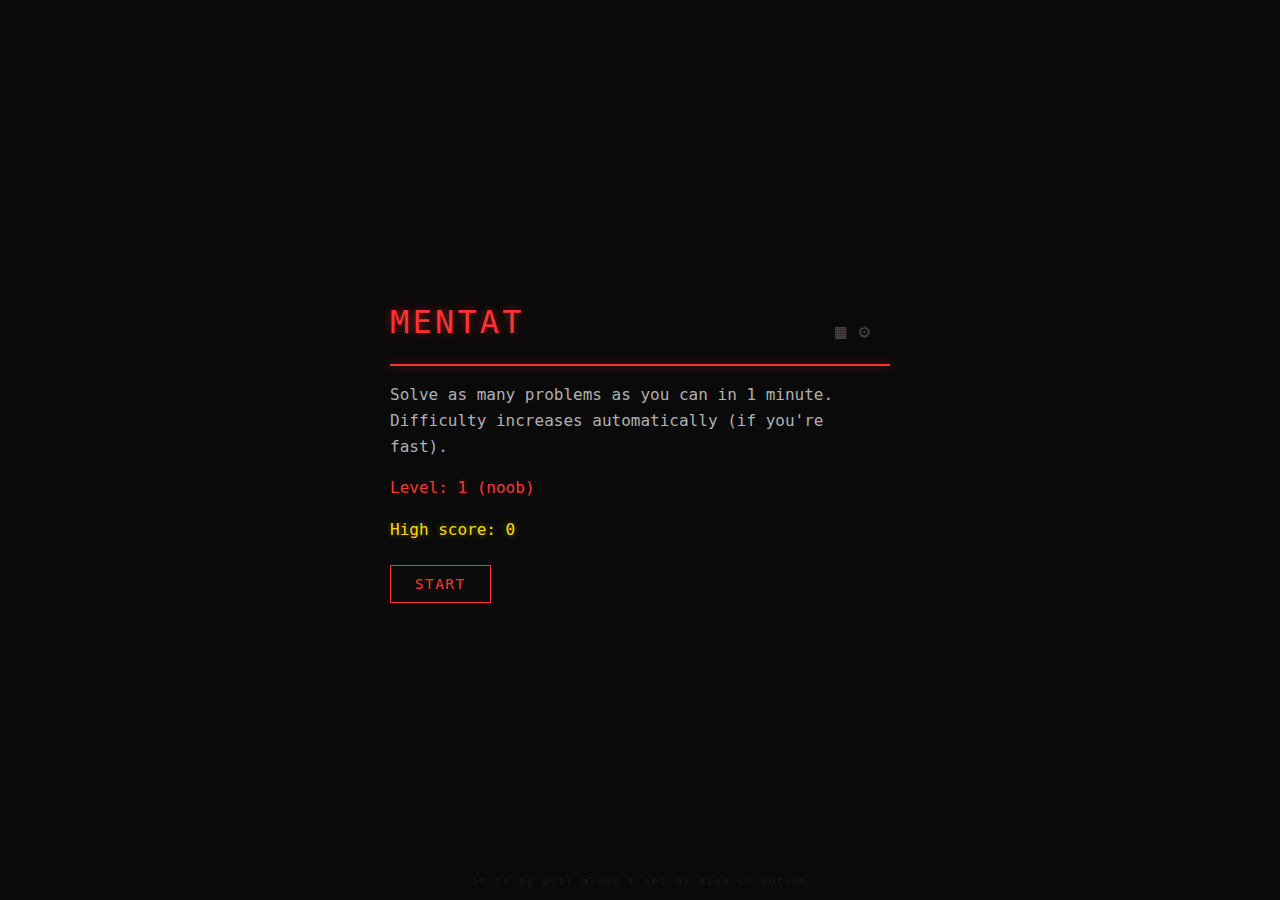
<file: index.html>
<!DOCTYPE html>
<html lang="en">
<head>
  <meta charset="UTF-8">
  <meta name="viewport" content="width=device-width, initial-scale=1.0">
  <title>mentat</title>
  <link rel="stylesheet" href="style.css">
</head>
<body>
  <div class="container">
    <nav class="nav-icons">
      <a href="stats.html" title="Stats">▦</a>
      <a href="settings.html" title="Settings">⚙</a>
    </nav>
    <h1>mentat</h1>
    <div class="divider"><div id="timer-progress" class="timer-progress"></div></div>

    <div id="start-screen">
      <p>Solve as many problems as you can in 1 minute. Difficulty increases automatically (if you're fast).</p>
      <p class="level">Level: <span id="current-level">1</span> <span id="current-title" class="title" onclick="toggleTitlePopup()">(noob)</span> <span id="level-delta"></span></p>
      <div id="title-popup" class="stats-popup hidden">
        <div class="popup-header">Titles <span class="popup-close" onclick="toggleTitlePopup()">×</span></div>
        <table id="title-table" class="title-table"></table>
      </div>
      <p id="last-score" class="last-score hidden">Last score: <span id="last-score-value">0</span> <span id="new-record" class="new-record hidden">New record!</span> <span id="stats-icon" class="stats-icon" onclick="toggleStatsPopup()">▦</span></p>
      <div id="stats-popup" class="stats-popup hidden">
        <div class="popup-header">Response Times <span class="popup-close" onclick="toggleStatsPopup()">×</span></div>
        <pre id="stats-chart"></pre>
      </div>
      <p class="high-score">High score: <span id="high-score-value">0</span></p>
      <button onclick="startGame()">Start</button>
      <p class="mantra">it is by will alone i set my mind in motion</p>
    </div>

    <div id="game-screen" class="hidden">
      <div class="problem"><span id="problem-text">0 + 0</span> = ?</div>
      <input type="text" id="answer" inputmode="numeric" autofocus oninput="checkAnswer()" onkeydown="handleKeyBinding(event)">
      <div class="score hidden">Score: <span id="score">0</span></div>
      <div id="debug-panel" class="debug">
        <span class="debug-label">DEBUG</span>
        <div class="debug-row">
          <label><input type="checkbox" id="debug-addition-enabled" checked></label>
          <span>Addition: <span id="debug-addition">1.0</span></span>
          <button onclick="adjustDifficulty(-1, '+')" class="debug-btn-sm">-</button>
          <button onclick="adjustDifficulty(1, '+')" class="debug-btn-sm">+</button>
        </div>
        <div class="debug-row">
          <label><input type="checkbox" id="debug-subtraction-enabled" checked></label>
          <span>Subtraction: <span id="debug-subtraction">1.0</span></span>
          <button onclick="adjustDifficulty(-1, '-')" class="debug-btn-sm">-</button>
          <button onclick="adjustDifficulty(1, '-')" class="debug-btn-sm">+</button>
        </div>
        <div class="debug-row">
          <label><input type="checkbox" id="debug-multiplication-enabled" checked></label>
          <span>Multiplication: <span id="debug-multiplication">1.0</span></span>
          <button onclick="adjustDifficulty(-1, '×')" class="debug-btn-sm">-</button>
          <button onclick="adjustDifficulty(1, '×')" class="debug-btn-sm">+</button>
        </div>
        <div class="debug-row">
          <label><input type="checkbox" id="debug-division-enabled" checked></label>
          <span>Division: <span id="debug-division">1.0</span></span>
          <button onclick="adjustDifficulty(-1, '÷')" class="debug-btn-sm">-</button>
          <button onclick="adjustDifficulty(1, '÷')" class="debug-btn-sm">+</button>
        </div>
        <div><span id="debug-delta"></span></div>
        <div id="debug-modifiers" class="debug-modifiers"></div>
        <div class="debug-controls">
          <label><input type="checkbox" id="debug-freeze-level"> Freeze levels</label>
        </div>
        <div class="debug-controls debug-force-modifiers">
          <span>Force:</span>
          <label><input type="checkbox" id="debug-force-easy"> easy</label>
          <label><input type="checkbox" id="debug-force-hard"> hard</label>
          <label><input type="checkbox" id="debug-force-3nums"> 3 nums</label>
          <label><input type="checkbox" id="debug-force-x2"> x2</label>
          <label><input type="checkbox" id="debug-force-round"> round</label>
          <label><input type="checkbox" id="debug-force-negative"> negative</label>
        </div>
        <div class="debug-controls">
          <button onclick="endGame()" class="debug-btn">End Game</button>
        </div>
      </div>
    </div>
  </div>

  <script>
    let score = 0;
    let timeLeft = 30;
    let timer = null;
    let numbers = [];
    let correctAnswer = 0;
    let currentOperation = '+';
    let additionDifficulty = parseFloat(localStorage.getItem('additionLevel')) || 1.0;
    let subtractionDifficulty = parseFloat(localStorage.getItem('subtractionLevel')) || 1.0;
    let multiplicationDifficulty = parseFloat(localStorage.getItem('multiplicationLevel')) || 1.0;
    let divisionDifficulty = parseFloat(localStorage.getItem('divisionLevel')) || 1.0;
    let topScores = JSON.parse(localStorage.getItem('topScores')) || [];
    let totalPuzzlesSolved = parseInt(localStorage.getItem('totalPuzzlesSolved')) || 0;
    let keyBindings = JSON.parse(localStorage.getItem('keyBindings')) || {};
    let startingAdditionDifficulty = additionDifficulty;
    let startingSubtractionDifficulty = subtractionDifficulty;
    let startingMultiplicationDifficulty = multiplicationDifficulty;
    let startingDivisionDifficulty = divisionDifficulty;
    let currentPuzzleDifficulty = 1.0;
    let isEasyProblem = false;
    let hardMultiplier = 1;
    let activeModifiers = [];
    let problemStartTime = 0;
    let DEBUG = localStorage.getItem('debugMode') === 'true';
    let highestLevel = parseInt(localStorage.getItem('highestLevel')) || 0;
    let gameResponseTimes = [];
    let previousAnswer = null;
    const TARGET_TIME = 4;
    const GAME_DURATION = 60;

    const _t = [
      [0, 'bm9vYg=='],
      [10, 'c2VucGFp'],
      [15, 'c2Vuc2Vp'],
      [20, 'Z2VuaXVz'],
      [30, 'Z2FsYXh5IGJyYWlu'],
      [40, 'd2l6YXJk'],
      [50, 'bWVudGF0']
    ];
    const _d = s => atob(s);

    function getTitle(level) {
      for (let i = _t.length - 1; i >= 0; i--) {
        if (level >= _t[i][0]) return _d(_t[i][1]);
      }
      return _d(_t[0][1]);
    }

    function handleKeyBinding(event) {
      const key = event.key.toLowerCase();
      if (keyBindings[key]) {
        event.preventDefault();
        const input = document.getElementById('answer');
        if (keyBindings[key] === 'backspace') {
          input.value = input.value.slice(0, -1);
        } else {
          input.value += keyBindings[key];
          checkAnswer();
        }
      }
    }

    function getAverageLevel() {
      return (additionDifficulty + subtractionDifficulty + multiplicationDifficulty + divisionDifficulty) / 4;
    }

    function getCurrentDifficulty() {
      switch (currentOperation) {
        case '+': return additionDifficulty;
        case '-': return subtractionDifficulty;
        case '×': return multiplicationDifficulty;
        case '÷': return divisionDifficulty;
        default: return additionDifficulty;
      }
    }

    // Initialize level display
    updateLevelDisplay();
    updateHighScoreDisplay();

    function getHighScore() {
      return topScores.length > 0 ? topScores[0].score : 0;
    }

    function updateHighScoreDisplay() {
      document.getElementById('high-score-value').textContent = getHighScore();
    }

    function addScore(newScore) {
      topScores.push({ score: newScore, date: Date.now() });
      topScores.sort((a, b) => b.score - a.score);
      topScores = topScores.slice(0, 10);
      localStorage.setItem('topScores', JSON.stringify(topScores));
      updateHighScoreDisplay();
    }

    function startGame() {
      score = 0;
      timeLeft = 60;
      gameResponseTimes = [];
      previousAnswer = null;
      startingAdditionDifficulty = additionDifficulty;
      startingSubtractionDifficulty = subtractionDifficulty;
      startingMultiplicationDifficulty = multiplicationDifficulty;
      startingDivisionDifficulty = divisionDifficulty;

      document.getElementById('start-screen').classList.add('hidden');
      document.getElementById('game-screen').classList.remove('hidden');

      document.getElementById('score').textContent = score;
      document.getElementById('timer-progress').style.transition = 'width 1s linear';
      updateTimerBar();

      // Debug panel visibility
      document.getElementById('debug-panel').classList.toggle('hidden', !DEBUG);
      updateDebug();

      generateProblem();
      document.getElementById('answer').focus();

      if (!DEBUG) {
        timer = setInterval(() => {
          timeLeft--;
          updateTimerBar();

          if (timeLeft <= 0) {
            endGame();
          }
        }, 1000);
      }
    }

    function generateProblem() {
      // Randomly pick operation (respecting debug filters)
      const addEnabled = !DEBUG || document.getElementById('debug-addition-enabled').checked;
      const subEnabled = !DEBUG || document.getElementById('debug-subtraction-enabled').checked;
      const mulEnabled = !DEBUG || document.getElementById('debug-multiplication-enabled').checked;
      const divEnabled = !DEBUG || document.getElementById('debug-division-enabled').checked;

      const enabledOps = [];
      if (addEnabled) enabledOps.push('+');
      if (subEnabled) enabledOps.push('-');
      if (mulEnabled) enabledOps.push('×');
      if (divEnabled) enabledOps.push('÷');

      if (enabledOps.length === 0) {
        currentOperation = '+'; // fallback
      } else {
        currentOperation = enabledOps[Math.floor(Math.random() * enabledOps.length)];
      }
      const difficulty = getCurrentDifficulty();

      // Reset modifiers
      activeModifiers = [];

      // 10% chance of easy problem (half current difficulty)
      // 10% chance of hard problem (2-5x current difficulty) - mutually exclusive with easy
      const forceEasy = DEBUG && document.getElementById('debug-force-easy').checked;
      const forceHard = DEBUG && document.getElementById('debug-force-hard').checked;
      isEasyProblem = forceEasy || (!forceHard && Math.random() < 0.1);
      const isHardProblem = forceHard || (!isEasyProblem && Math.random() < 0.1);
      hardMultiplier = isHardProblem ? Math.floor(Math.random() * 4) + 2 : 1; // 2-5x

      if (isEasyProblem) {
        currentPuzzleDifficulty = Math.max(1, difficulty / 2);
        activeModifiers.push('easy');
      } else if (isHardProblem) {
        currentPuzzleDifficulty = difficulty * hardMultiplier;
        activeModifiers.push('hard ' + hardMultiplier + 'x');
      } else {
        currentPuzzleDifficulty = difficulty;
      }

      // Number scaling differs by operation type
      let minNum, maxNum;
      if (currentOperation === '×') {
        // Multiplication uses smaller numbers
        minNum = 2 + Math.floor(currentPuzzleDifficulty / 3);
        maxNum = 4 + Math.floor(currentPuzzleDifficulty / 2);
      } else if (currentOperation === '÷') {
        // Division uses even smaller numbers (division is cognitively harder)
        minNum = 2 + Math.floor(currentPuzzleDifficulty / 5);
        maxNum = 3 + Math.floor(currentPuzzleDifficulty / 3);
      } else {
        // Addition/subtraction
        minNum = 1 + Math.floor(currentPuzzleDifficulty);
        maxNum = 5 + Math.floor(currentPuzzleDifficulty * 2);
      }

      // Generate first number (scales with difficulty)
      let num1 = Math.floor(Math.random() * (maxNum - minNum + 1)) + minNum;

      // Second number: multiplication/division use minNum, addition/subtraction start at 1
      let num2;
      if (currentOperation === '×' || currentOperation === '÷') {
        num2 = Math.floor(Math.random() * (maxNum - minNum + 1)) + minNum;
      } else {
        num2 = Math.floor(Math.random() * maxNum) + 1;
      }

      numbers = [num1, num2];

      const force3Nums = DEBUG && document.getElementById('debug-force-3nums').checked;
      const forceX2 = DEBUG && document.getElementById('debug-force-x2').checked;
      const forceRound = DEBUG && document.getElementById('debug-force-round').checked;
      const forceNegative = DEBUG && document.getElementById('debug-force-negative').checked;

      if (currentOperation === '+') {
        // 10% chance: three-number problem
        if (force3Nums || Math.random() < 0.1) {
          const num3 = Math.floor(Math.random() * maxNum) + 1;
          numbers.push(num3);
          activeModifiers.push('3 nums');
        }
        // 10% chance: challenge multiplier (double one number)
        if (forceX2 || Math.random() < 0.1) {
          const idx = Math.floor(Math.random() * numbers.length);
          numbers[idx] = numbers[idx] * 2;
          activeModifiers.push('x2');
        }

        // 10% chance: round number anchor (replace one number with round number)
        if (forceRound || Math.random() < 0.1) {
          const roundNumbers = [10, 20, 25, 50, 100].filter(n => n <= maxNum * 2);
          if (roundNumbers.length > 0) {
            const idx = Math.floor(Math.random() * numbers.length);
            numbers[idx] = roundNumbers[Math.floor(Math.random() * roundNumbers.length)];
            activeModifiers.push('round');
          }
        }

        correctAnswer = numbers.reduce((sum, n) => sum + n, 0);
        document.getElementById('problem-text').textContent = numbers.join(' + ');

      } else if (currentOperation === '-') {
        // Subtraction: generate answer first, then construct problem
        const targetAnswer = Math.floor(Math.random() * (maxNum * 2 - minNum + 1)) + minNum;

        // Generate the number we subtract
        num2 = Math.floor(Math.random() * maxNum) + 1;

        // Calculate num1 to produce the target answer
        num1 = targetAnswer + num2;

        numbers = [num1, num2];

        // 10% chance: three-number problem
        if (force3Nums || Math.random() < 0.1) {
          const num3 = Math.floor(Math.random() * maxNum) + 1;
          numbers.push(num3);
          activeModifiers.push('3 nums');
        }

        // 10% chance: challenge multiplier (double one number)
        if (forceX2 || Math.random() < 0.1) {
          const idx = Math.floor(Math.random() * numbers.length);
          numbers[idx] = numbers[idx] * 2;
          activeModifiers.push('x2');
        }

        // 10% chance: round number anchor
        if (forceRound || Math.random() < 0.1) {
          const roundNumbers = [10, 20, 25, 50, 100].filter(n => n <= maxNum * 2);
          if (roundNumbers.length > 0) {
            const idx = Math.floor(Math.random() * numbers.length);
            numbers[idx] = roundNumbers[Math.floor(Math.random() * roundNumbers.length)];
            activeModifiers.push('round');
          }
        }

        // 10% chance: negative result
        const allowNegative = forceNegative || Math.random() < 0.1;
        const subtractTotal = numbers.slice(1).reduce((sum, n) => sum + n, 0);

        if (allowNegative) {
          activeModifiers.push('negative');
          // Ensure negative result
          if (numbers[0] >= subtractTotal) {
            numbers[0] = Math.max(1, subtractTotal - Math.floor(Math.random() * maxNum) - 1);
          }
        } else {
          // Ensure positive result
          if (numbers[0] <= subtractTotal) {
            numbers[0] = subtractTotal + Math.floor(Math.random() * maxNum) + 1;
          }
        }
        correctAnswer = numbers[0] - subtractTotal;
        document.getElementById('problem-text').textContent = numbers[0] + ' - ' + numbers.slice(1).join(' - ');

      } else if (currentOperation === '×') {
        // Multiplication
        numbers = [num1, num2];

        // 10% chance: three-number problem
        if (force3Nums || Math.random() < 0.1) {
          const num3 = Math.floor(Math.random() * (maxNum - minNum + 1)) + minNum;
          numbers.push(num3);
          activeModifiers.push('3 nums');
        }

        // 10% chance: challenge multiplier (double one number)
        if (forceX2 || Math.random() < 0.1) {
          const idx = Math.floor(Math.random() * numbers.length);
          numbers[idx] = numbers[idx] * 2;
          activeModifiers.push('x2');
        }

        // 10% chance: round number anchor
        if (forceRound || Math.random() < 0.1) {
          const roundNumbers = [5, 10, 20, 25].filter(n => n >= minNum && n <= maxNum * 2);
          if (roundNumbers.length > 0) {
            const idx = Math.floor(Math.random() * numbers.length);
            numbers[idx] = roundNumbers[Math.floor(Math.random() * roundNumbers.length)];
            activeModifiers.push('round');
          }
        }

        correctAnswer = numbers.reduce((prod, n) => prod * n, 1);
        document.getElementById('problem-text').textContent = numbers.join(' × ');

      } else if (currentOperation === '÷') {
        // Division: generate answer and divisors, compute dividend
        let answer = Math.floor(Math.random() * (maxNum - minNum + 1)) + minNum;
        let divisors = [Math.floor(Math.random() * (maxNum - minNum + 1)) + minNum];

        // 10% chance: three-number problem (a ÷ b ÷ c)
        if (force3Nums || Math.random() < 0.1) {
          divisors.push(Math.floor(Math.random() * (maxNum - minNum + 1)) + minNum);
          activeModifiers.push('3 nums');
        }

        // 10% chance: challenge multiplier (double the answer)
        if (forceX2 || Math.random() < 0.1) {
          answer = answer * 2;
          activeModifiers.push('x2');
        }

        // 10% chance: round number anchor (use round divisor)
        if (forceRound || Math.random() < 0.1) {
          const roundNumbers = [2, 5, 10].filter(n => n >= minNum);
          if (roundNumbers.length > 0) {
            const idx = Math.floor(Math.random() * divisors.length);
            divisors[idx] = roundNumbers[Math.floor(Math.random() * roundNumbers.length)];
            activeModifiers.push('round');
          }
        }

        const divisorProduct = divisors.reduce((prod, n) => prod * n, 1);
        const dividend = answer * divisorProduct;

        numbers = [dividend, ...divisors];
        correctAnswer = answer;
        document.getElementById('problem-text').textContent = dividend + ' ÷ ' + divisors.join(' ÷ ');
      }

      // Avoid same answer twice in a row
      if (correctAnswer === previousAnswer) {
        generateProblem();
        return;
      }
      previousAnswer = correctAnswer;

      document.getElementById('answer').value = '';
      problemStartTime = Date.now();
      updateDebugModifiers();
    }

    function updateDebugModifiers() {
      if (!DEBUG) return;
      const el = document.getElementById('debug-modifiers');
      if (activeModifiers.length === 0) {
        el.textContent = '';
      } else {
        el.textContent = '[' + activeModifiers.join('] [') + ']';
      }
    }

    function checkAnswer() {
      const answer = parseInt(document.getElementById('answer').value);
      if (answer === correctAnswer) {
        const elapsed = (Date.now() - problemStartTime) / 1000;
        const difficulty = getCurrentDifficulty();
        const points = Math.floor(difficulty) * hardMultiplier;
        const puzzleText = document.getElementById('problem-text').textContent;
        gameResponseTimes.push({ time: elapsed, puzzle: puzzleText, points: points });

        // Smooth difficulty adjustment (target time scales with hard multiplier)
        const adjustedTargetTime = TARGET_TIME * hardMultiplier;
        const timeDelta = elapsed - adjustedTargetTime; // negative = fast, positive = slow
        const timeMultiplier = Math.max(-1, Math.min(1, -timeDelta / 3));
        // Scale adjustments higher at low levels (1.9x at level 1, 1x at level 10+)
        const levelMultiplier = Math.max(1, 1 + (10 - difficulty) / 10);
        let delta = 0.25 * timeMultiplier * levelMultiplier;

        // Easy problems never increase difficulty
        if (isEasyProblem && delta > 0) {
          delta = 0;
        }

        // Debug: freeze levels
        if (DEBUG && document.getElementById('debug-freeze-level').checked) {
          delta = 0;
        }

        // Apply delta to correct difficulty
        switch (currentOperation) {
          case '+':
            additionDifficulty = Math.max(1.0, additionDifficulty + delta);
            break;
          case '-':
            subtractionDifficulty = Math.max(1.0, subtractionDifficulty + delta);
            break;
          case '×':
            multiplicationDifficulty = Math.max(1.0, multiplicationDifficulty + delta);
            break;
          case '÷':
            divisionDifficulty = Math.max(1.0, divisionDifficulty + delta);
            break;
        }
        updateDebug(delta);

        // Score based on difficulty (scaled by hard multiplier)
        score += points;
        document.getElementById('score').textContent = score;

        // Track total puzzles solved
        totalPuzzlesSolved++;

        generateProblem();
      }
    }

    let debugDeltaTimeout = null;

    function updateDebug(delta = null) {
      if (!DEBUG) return;
      document.getElementById('debug-addition').textContent = additionDifficulty.toFixed(1);
      document.getElementById('debug-subtraction').textContent = subtractionDifficulty.toFixed(1);
      document.getElementById('debug-multiplication').textContent = multiplicationDifficulty.toFixed(1);
      document.getElementById('debug-division').textContent = divisionDifficulty.toFixed(1);

      if (delta !== null && delta !== 0) {
        const deltaEl = document.getElementById('debug-delta');
        const sign = delta > 0 ? '+' : '';
        deltaEl.textContent = '(' + currentOperation + ') ' + sign + delta.toFixed(2);
        deltaEl.classList.add('visible');

        clearTimeout(debugDeltaTimeout);
        debugDeltaTimeout = setTimeout(() => {
          deltaEl.classList.remove('visible');
        }, 800);
      }
    }

    function updateLevelDisplay() {
      const level = Math.floor(getAverageLevel());
      document.getElementById('current-level').textContent = level;
      document.getElementById('current-title').textContent = '(' + getTitle(level) + ')';

      // Track highest level achieved
      if (level > highestLevel) {
        highestLevel = level;
        localStorage.setItem('highestLevel', highestLevel);
      }
    }

    function toggleTitlePopup() {
      renderTitleTable();
      document.getElementById('title-popup').classList.toggle('hidden');
    }

    function renderTitleTable() {
      const ranges = ['0-9', '10-14', '15-19', '20-29', '30-39', '40-49', '50+'];
      const table = document.getElementById('title-table');
      table.innerHTML = _t.map((t, i) => {
        const unlocked = highestLevel >= t[0];
        const name = unlocked ? _d(t[1]) : '???';
        const cls = unlocked ? '' : 'locked';
        return `<tr class="${cls}"><td class="title-level">${ranges[i]}</td><td>${name}</td></tr>`;
      }).join('');
    }

    function updateTimerBar() {
      const percentage = (timeLeft / GAME_DURATION) * 100;
      document.getElementById('timer-progress').style.width = percentage + '%';
    }

    function adjustDifficulty(amount, op) {
      switch (op) {
        case '+':
          additionDifficulty = Math.max(1.0, additionDifficulty + amount);
          break;
        case '-':
          subtractionDifficulty = Math.max(1.0, subtractionDifficulty + amount);
          break;
        case '×':
          multiplicationDifficulty = Math.max(1.0, multiplicationDifficulty + amount);
          break;
        case '÷':
          divisionDifficulty = Math.max(1.0, divisionDifficulty + amount);
          break;
      }
      updateDebug();
      document.getElementById('answer').focus();
    }

    function endGame() {
      clearInterval(timer);
      localStorage.setItem('additionLevel', additionDifficulty.toFixed(2));
      localStorage.setItem('subtractionLevel', subtractionDifficulty.toFixed(2));
      localStorage.setItem('multiplicationLevel', multiplicationDifficulty.toFixed(2));
      localStorage.setItem('divisionLevel', divisionDifficulty.toFixed(2));
      updateLevelDisplay();

      // Show level change (whole numbers only, based on average)
      const oldLevel = Math.floor((startingAdditionDifficulty + startingSubtractionDifficulty + startingMultiplicationDifficulty + startingDivisionDifficulty) / 4);
      const newLevel = Math.floor(getAverageLevel());
      const levelDelta = newLevel - oldLevel;
      const deltaEl = document.getElementById('level-delta');
      if (levelDelta !== 0) {
        const sign = levelDelta > 0 ? '+' : '';
        deltaEl.textContent = sign + levelDelta;
        deltaEl.className = levelDelta > 0 ? 'delta-up' : 'delta-down';
      } else {
        deltaEl.textContent = '';
      }

      // Save stats
      localStorage.setItem('totalPuzzlesSolved', totalPuzzlesSolved);
      const oldHighScore = getHighScore();
      const isNewRecord = !DEBUG && score > oldHighScore && score > 0;
      if (!DEBUG) {
        addScore(score);
      }

      const timerEl = document.getElementById('timer-progress');
      timerEl.style.transition = 'none';
      timerEl.style.width = '100%';
      document.getElementById('game-screen').classList.add('hidden');
      document.getElementById('start-screen').classList.remove('hidden');
      document.getElementById('last-score-value').textContent = score;
      document.getElementById('last-score').classList.remove('hidden');

      // Show "New record!" if this is a new high score (only in non-debug mode)
      const newRecordEl = document.getElementById('new-record');
      if (isNewRecord) {
        newRecordEl.classList.remove('hidden');
      } else {
        newRecordEl.classList.add('hidden');
      }

      renderStatsChart();
    }

    function toggleStatsPopup() {
      document.getElementById('stats-popup').classList.toggle('hidden');
    }

    function renderStatsChart() {
      const chart = document.getElementById('stats-chart');
      if (gameResponseTimes.length === 0) {
        chart.textContent = 'No data';
        return;
      }

      const times = gameResponseTimes.map(p => p.time);
      const maxTime = Math.max(...times);
      const barWidth = 20;
      const lines = gameResponseTimes.map((p, i) => {
        const width = Math.round((p.time / maxTime) * barWidth);
        const bar = '█'.repeat(width) + '░'.repeat(barWidth - width);
        const puzzle = p.puzzle.padEnd(15);
        return `${puzzle} ${bar} ${p.time.toFixed(1)}s  +${p.points}`;
      });

      // Add summary
      const totalPoints = gameResponseTimes.reduce((sum, p) => sum + p.points, 0);
      const avg = times.reduce((a, b) => a + b, 0) / times.length;
      const fast = times.filter(t => t <= TARGET_TIME).length;
      lines.push('');
      lines.push(`avg: ${avg.toFixed(1)}s | fast: ${fast}/${gameResponseTimes.length} | total: ${totalPoints} points`);

      chart.textContent = lines.join('\n');
    }
  </script>
</body>
</html>
</file>
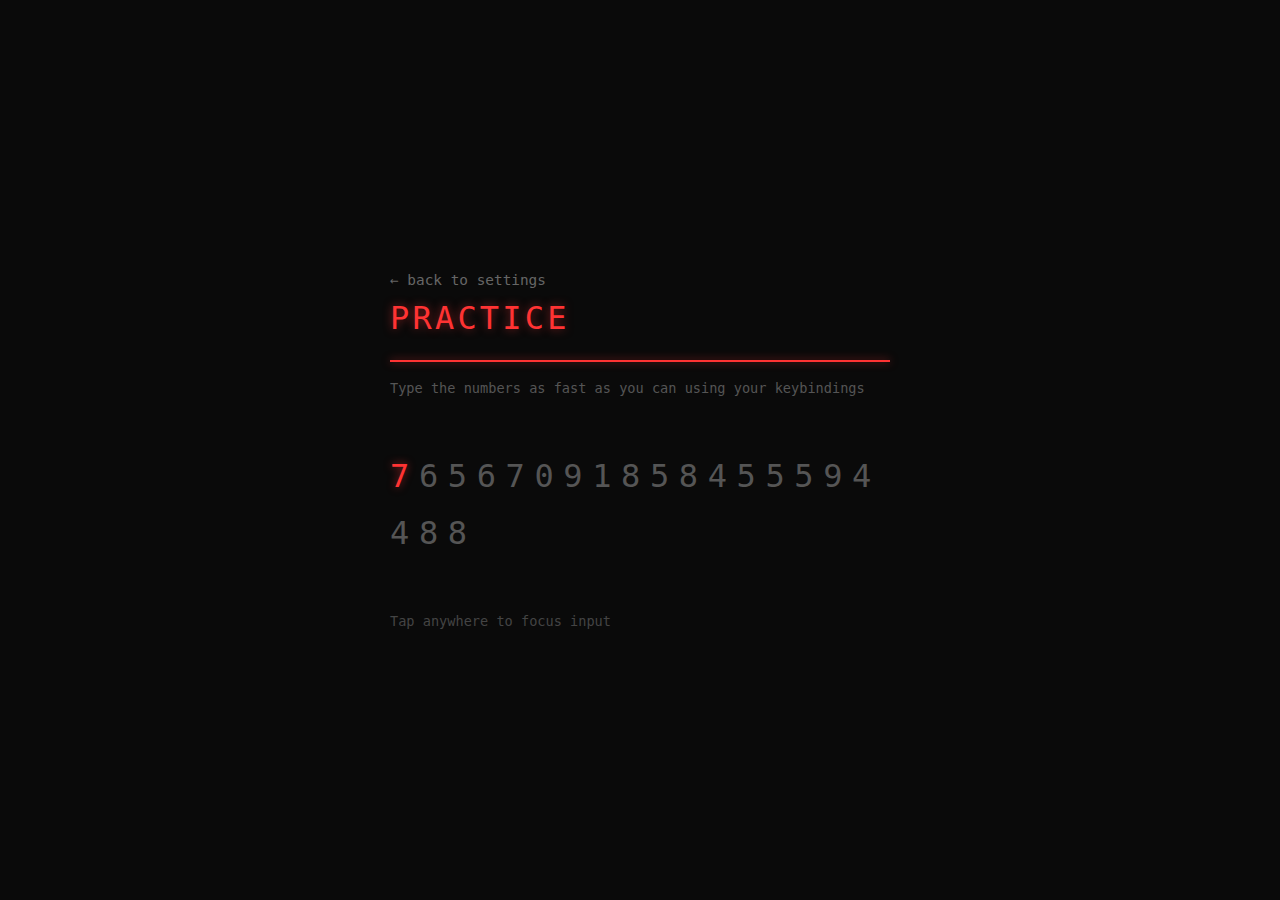
<file: practice.html>
<!DOCTYPE html>
<html lang="en">
<head>
  <meta charset="UTF-8">
  <meta name="viewport" content="width=device-width, initial-scale=1.0">
  <title>Practice - mentat</title>
  <link rel="stylesheet" href="style.css">
  <style>
    .sequence {
      font-size: 2em;
      letter-spacing: 0.3em;
      margin: 1.5em 0;
      line-height: 1.8;
      word-break: break-all;
    }

    .sequence span {
      color: #555;
      transition: color 0.15s;
    }

    .sequence span.current {
      color: #ff3333;
      text-shadow: 0 0 8px rgba(255, 51, 51, 0.6);
    }

    .sequence span.correct {
      color: #00ff88;
    }

    .result {
      font-size: 1.5em;
      color: #00ff88;
      margin: 1em 0;
      text-shadow: 0 0 8px rgba(0, 255, 136, 0.4);
    }

    .practice-input {
      position: absolute;
      left: -9999px;
      opacity: 0;
    }

    .tap-hint {
      color: #444;
      font-size: 0.85em;
      margin-top: 1em;
    }

    .practice-container {
      cursor: text;
    }
  </style>
</head>
<body>
  <div class="container">
    <p><a href="settings.html" class="back-link">← back to settings</a></p>
    <h1>Practice</h1>
    <div class="divider"><div class="timer-progress"></div></div>

    <div class="practice-container" onclick="focusInput()">
      <p class="settings-desc">Type the numbers as fast as you can using your keybindings</p>

      <div id="sequence" class="sequence"></div>

      <input type="text" id="practice-input" class="practice-input" inputmode="numeric" autocomplete="off" autofocus>

      <div id="result" class="result"></div>

      <p class="tap-hint">Tap anywhere to focus input</p>
    </div>
  </div>

  <script>
    const SEQUENCE_LENGTH = 20;
    let sequence = [];
    let currentIndex = 0;
    let startTime = null;
    let keyBindings = JSON.parse(localStorage.getItem('keyBindings')) || {};

    function generateSequence() {
      sequence = [];
      for (let i = 0; i < SEQUENCE_LENGTH; i++) {
        sequence.push(Math.floor(Math.random() * 10));
      }
      currentIndex = 0;
      startTime = null;
      document.getElementById('result').textContent = '';
      renderSequence();
      focusInput();
    }

    function renderSequence() {
      const container = document.getElementById('sequence');
      container.innerHTML = sequence.map((digit, i) => {
        let cls = '';
        if (i < currentIndex) {
          cls = 'correct';
        } else if (i === currentIndex) {
          cls = 'current';
        }
        return `<span class="${cls}">${digit}</span>`;
      }).join('');
    }

    function handleInput(event) {
      const key = event.key.toLowerCase();
      let digit = null;

      // Check keybindings first
      if (keyBindings[key] && keyBindings[key] !== 'backspace') {
        digit = keyBindings[key];
        event.preventDefault();
      } else if (/^[0-9]$/.test(event.key)) {
        digit = event.key;
      }

      if (digit === null) return;

      // Start timer on first keypress
      if (startTime === null) {
        startTime = Date.now();
      }

      // Check if correct
      if (parseInt(digit) === sequence[currentIndex]) {
        currentIndex++;
        renderSequence();

        // Check if complete
        if (currentIndex >= SEQUENCE_LENGTH) {
          const elapsed = ((Date.now() - startTime) / 1000).toFixed(2);
          document.getElementById('result').textContent = `${elapsed} seconds`;

          // Generate new sequence after brief delay
          setTimeout(generateSequence, 1500);
        }
      }

      // Clear the input to prevent accumulation
      document.getElementById('practice-input').value = '';
    }

    function focusInput() {
      document.getElementById('practice-input').focus();
    }

    // Initialize
    generateSequence();

    // Event listeners
    document.getElementById('practice-input').addEventListener('keydown', handleInput);

    // Also listen on document for better mobile support
    document.addEventListener('keydown', (e) => {
      // Don't double-handle if input is focused
      if (document.activeElement === document.getElementById('practice-input')) return;
      handleInput(e);
    });

    // Keep input focused
    document.addEventListener('click', focusInput);
  </script>
</body>
</html>
</file>
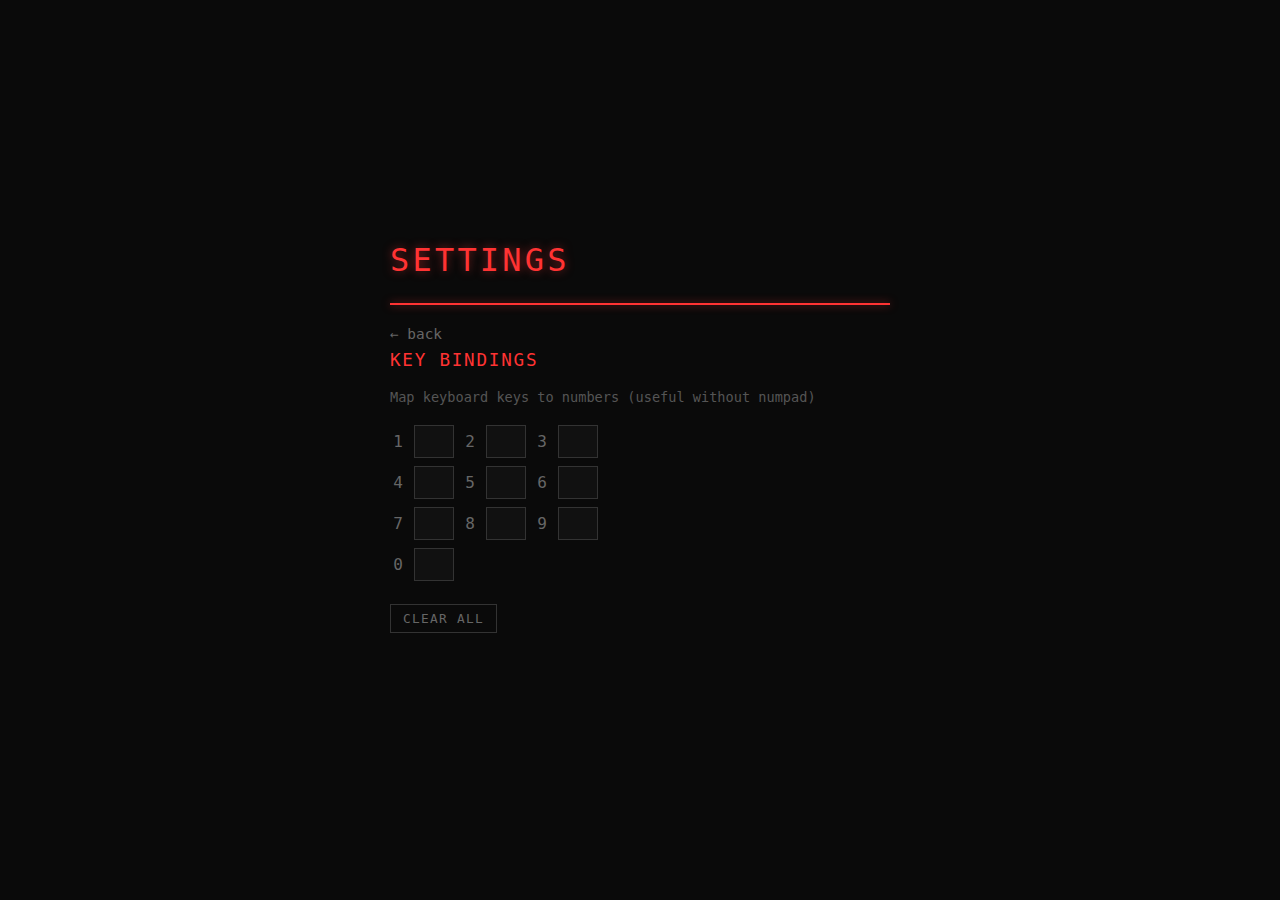
<file: settings.html>
<!DOCTYPE html>
<html lang="en">
<head>
  <meta charset="UTF-8">
  <meta name="viewport" content="width=device-width, initial-scale=1.0">
  <title>Settings - mentat</title>
  <link rel="stylesheet" href="style.css">
</head>
<body>
  <div class="container">
    <h1>Settings</h1>
    <div class="divider"><div class="timer-progress"></div></div>

    <p><a href="index.html" class="back-link">← back</a></p>

    <section class="stats-section">
      <h2>Key Bindings</h2>
      <p class="settings-desc">Map keyboard keys to numbers (useful without numpad)</p>

      <div class="keybind-grid">
        <div class="keybind-row">
          <label class="keybind-item">
            <span class="keybind-num">1</span>
            <input type="text" maxlength="1" class="keybind-input" data-num="1">
          </label>
          <label class="keybind-item">
            <span class="keybind-num">2</span>
            <input type="text" maxlength="1" class="keybind-input" data-num="2">
          </label>
          <label class="keybind-item">
            <span class="keybind-num">3</span>
            <input type="text" maxlength="1" class="keybind-input" data-num="3">
          </label>
        </div>
        <div class="keybind-row">
          <label class="keybind-item">
            <span class="keybind-num">4</span>
            <input type="text" maxlength="1" class="keybind-input" data-num="4">
          </label>
          <label class="keybind-item">
            <span class="keybind-num">5</span>
            <input type="text" maxlength="1" class="keybind-input" data-num="5">
          </label>
          <label class="keybind-item">
            <span class="keybind-num">6</span>
            <input type="text" maxlength="1" class="keybind-input" data-num="6">
          </label>
        </div>
        <div class="keybind-row">
          <label class="keybind-item">
            <span class="keybind-num">7</span>
            <input type="text" maxlength="1" class="keybind-input" data-num="7">
          </label>
          <label class="keybind-item">
            <span class="keybind-num">8</span>
            <input type="text" maxlength="1" class="keybind-input" data-num="8">
          </label>
          <label class="keybind-item">
            <span class="keybind-num">9</span>
            <input type="text" maxlength="1" class="keybind-input" data-num="9">
          </label>
        </div>
        <div class="keybind-row">
          <label class="keybind-item">
            <span class="keybind-num">0</span>
            <input type="text" maxlength="1" class="keybind-input" data-num="0">
          </label>
        </div>
      </div>

      <button onclick="clearBindings()" class="clear-btn">Clear All</button>
    </section>
  </div>

  <script>
    let keyBindings = JSON.parse(localStorage.getItem('keyBindings')) || {};

    // Load saved bindings into inputs
    document.querySelectorAll('.keybind-input').forEach(input => {
      const num = input.dataset.num;
      // Find the key that maps to this number
      for (const [key, value] of Object.entries(keyBindings)) {
        if (value === num) {
          input.value = key;
          break;
        }
      }

      // Save on input
      input.addEventListener('input', () => {
        const key = input.value.toLowerCase();
        input.value = key;

        // Remove old binding for this number
        for (const [k, v] of Object.entries(keyBindings)) {
          if (v === num) {
            delete keyBindings[k];
          }
        }

        // Remove if this key was bound to another number
        if (key && keyBindings[key]) {
          const oldNum = keyBindings[key];
          document.querySelector(`.keybind-input[data-num="${oldNum}"]`).value = '';
        }

        // Set new binding
        if (key) {
          keyBindings[key] = num;
        }

        localStorage.setItem('keyBindings', JSON.stringify(keyBindings));
      });
    });

    function clearBindings() {
      keyBindings = {};
      localStorage.setItem('keyBindings', JSON.stringify(keyBindings));
      document.querySelectorAll('.keybind-input').forEach(input => {
        input.value = '';
      });
    }
  </script>
</body>
</html>
</file>
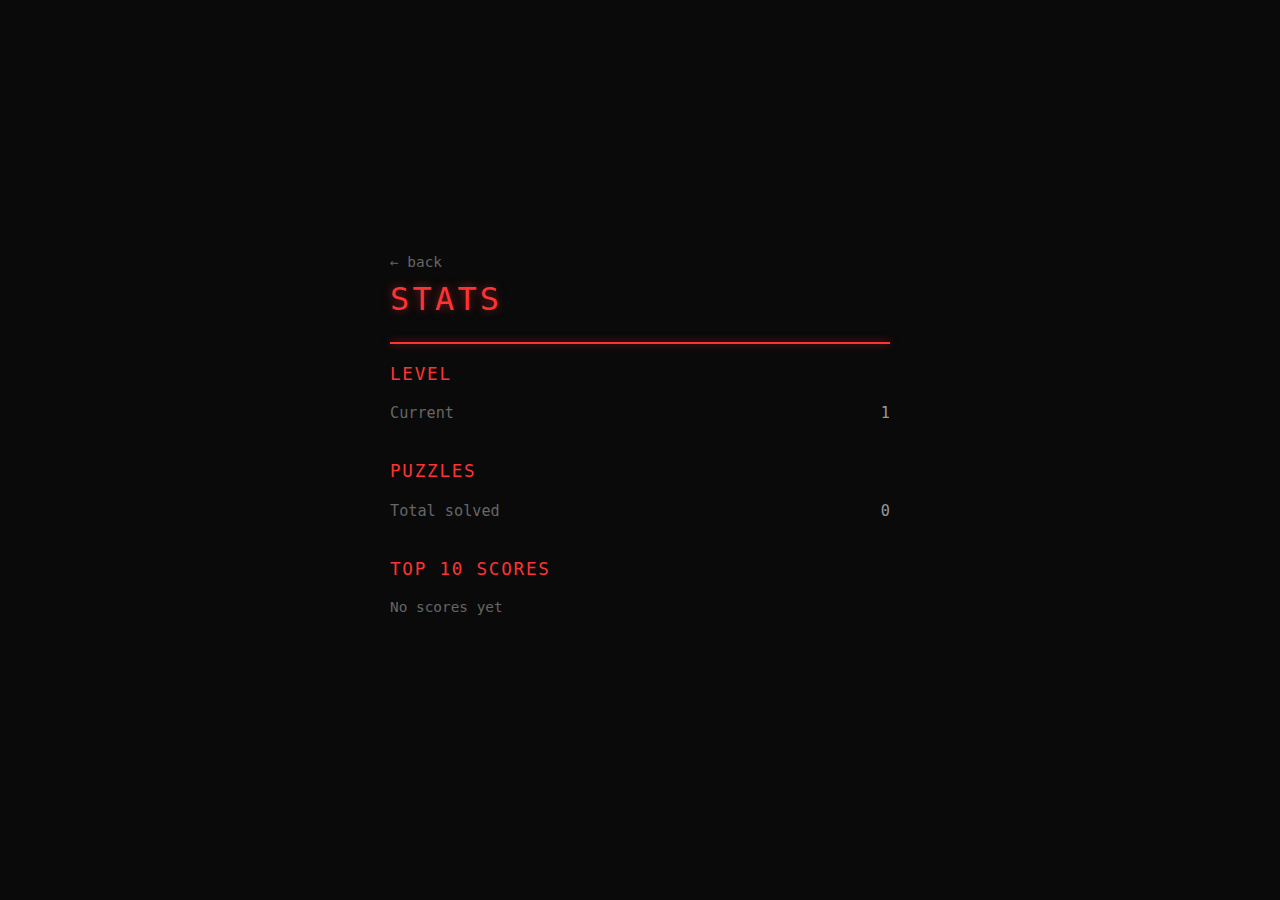
<file: stats.html>
<!DOCTYPE html>
<html lang="en">
<head>
  <meta charset="UTF-8">
  <meta name="viewport" content="width=device-width, initial-scale=1.0">
  <title>Stats - mentat</title>
  <link rel="stylesheet" href="style.css">
</head>
<body>
  <div class="container">
    <p><a href="index.html" class="back-link">← back</a></p>
    <h1>Stats</h1>
    <div class="divider"><div class="timer-progress"></div></div>

    <section class="stats-section">
      <h2>Level</h2>
      <div class="stat-row">
        <span class="stat-label">Current</span>
        <span class="stat-value" id="total-level">1</span>
      </div>
    </section>

    <section class="stats-section">
      <h2>Puzzles</h2>
      <div class="stat-row">
        <span class="stat-label">Total solved</span>
        <span class="stat-value" id="total-puzzles">0</span>
      </div>
    </section>

    <section class="stats-section">
      <h2>Top 10 Scores</h2>
      <div id="scores-list"></div>
    </section>
  </div>

  <script>
    const additionLevel = parseFloat(localStorage.getItem('additionLevel')) || 1.0;
    const subtractionLevel = parseFloat(localStorage.getItem('subtractionLevel')) || 1.0;
    const totalPuzzles = parseInt(localStorage.getItem('totalPuzzlesSolved')) || 0;

    let topScores = [];
    try {
      topScores = JSON.parse(localStorage.getItem('topScores')) || [];
    } catch (e) {
      topScores = [];
    }

    const totalLevel = Math.floor((additionLevel + subtractionLevel) / 2);
    document.getElementById('total-level').textContent = totalLevel;
    document.getElementById('total-puzzles').textContent = totalPuzzles;

    const scoresList = document.getElementById('scores-list');
    if (topScores.length === 0) {
      scoresList.innerHTML = '<div class="score-entry">No scores yet</div>';
    } else {
      scoresList.innerHTML = topScores.map((s, i) => {
        const date = new Date(s.date);
        const dateStr = date.toLocaleDateString();
        return '<div class="score-entry"><span class="score-rank">' + (i + 1) + '.</span> <span class="score-value">' + s.score + '</span> <span class="score-date">' + dateStr + '</span></div>';
      }).join('');
    }
  </script>
</body>
</html>
</file>
<file: style.css>
* {
  margin: 0;
  padding: 0;
  box-sizing: border-box;
}

body {
  background-color: #0a0a0a;
  color: #b0b0b0;
  font-family: "SF Mono", "Monaco", "Inconsolata", "Fira Code", monospace;
  min-height: 100vh;
  display: flex;
  justify-content: center;
  align-items: center;
  padding: 20px;
}

.container {
  position: relative;
  max-width: 500px;
  width: 100%;
  line-height: 1.6;
}

h1 {
  color: #ff3333;
  font-weight: 400;
  margin-bottom: 0;
  padding-bottom: 0.5em;
  text-transform: uppercase;
  letter-spacing: 0.1em;
  text-shadow: 0 0 10px rgba(255, 51, 51, 0.5);
}

.divider {
  height: 2px;
  background-color: #1a1a1a;
  margin-bottom: 1em;
}

.timer-progress {
  height: 100%;
  width: 100%;
  background-color: #ff3333;
  box-shadow: 0 0 8px rgba(255, 51, 51, 0.6);
  transition: width 1s linear;
}

.problem {
  font-size: 2.2em;
  margin: 1em 0;
  color: #e0e0e0;
  text-shadow: 0 0 2px rgba(255, 255, 255, 0.3);
}

input[type="number"] {
  background-color: #111;
  border: 1px solid #333;
  color: #fff;
  padding: 8px 12px;
  font-family: inherit;
  font-size: 1.2em;
  width: 100px;
  border-radius: 0;
  outline: none;
  transition: border-color 0.2s, box-shadow 0.2s;
}

input[type="number"]:focus {
  border-color: #ff3333;
  box-shadow: 0 0 8px rgba(255, 51, 51, 0.4);
}

input[type="checkbox"] {
  margin-right: 0.4em;
}

button {
  background-color: transparent;
  color: #ff3333;
  border: 1px solid #ff3333;
  padding: 10px 24px;
  font-family: inherit;
  font-size: 0.9em;
  text-transform: uppercase;
  letter-spacing: 0.1em;
  cursor: pointer;
  border-radius: 0;
  margin-top: 1em;
  transition: all 0.2s;
}

button:hover {
  background-color: #ff3333;
  color: #0a0a0a;
  box-shadow: 0 0 12px rgba(255, 51, 51, 0.5);
}

.score {
  margin-top: 1em;
  color: #666;
}

.level {
  color: #ff3333;
  margin: 1em 0;
}

.level span#current-level {
  text-shadow: 0 0 6px rgba(255, 51, 51, 0.5);
}

.high-score {
  color: #ffd700;
  margin-bottom: 0.5em;
  text-shadow: 0 0 6px rgba(255, 215, 0, 0.4);
}

.nav-icons {
  position: absolute;
  top: 20px;
  right: 20px;
  display: flex;
  gap: 0.75em;
}

.nav-icons a {
  color: #444;
  text-decoration: none;
  font-size: 1.2em;
  transition: color 0.2s;
}

.nav-icons a:hover {
  color: #ff3333;
}

.back-link {
  color: #666;
  text-decoration: none;
  font-size: 0.9em;
  transition: color 0.2s;
}

.back-link:hover {
  color: #ff3333;
}

.stats-section {
  margin-bottom: 2em;
}

.stats-section h2 {
  color: #ff3333;
  font-size: 1.1em;
  font-weight: 400;
  text-transform: uppercase;
  letter-spacing: 0.1em;
  margin-bottom: 0.75em;
}

.stat-row {
  display: flex;
  justify-content: space-between;
  margin: 0.4em 0;
  font-size: 0.95em;
}

.stat-label {
  color: #666;
}

.stat-value {
  color: #999;
}

.score-entry {
  font-size: 0.9em;
  color: #666;
  margin: 0.4em 0;
  display: flex;
  align-items: center;
}

.score-rank {
  color: #555;
  width: 2em;
}

.score-value {
  color: #999;
}

.score-date {
  color: #444;
  margin-left: auto;
  font-size: 0.85em;
}

.score-entry:first-child .score-value {
  color: #ffd700;
}

.last-score {
  color: #fff;
  margin-bottom: 0.5em;
}

.stats-icon {
  color: #555;
  cursor: pointer;
  margin-left: 0.5em;
  transition: color 0.2s;
}

.stats-icon:hover {
  color: #ff3333;
}

.stats-popup {
  position: fixed;
  top: 50%;
  left: 50%;
  transform: translate(-50%, -50%);
  background-color: #0a0a0a;
  border: 1px solid #333;
  padding: 2em;
  z-index: 100;
  min-width: 500px;
  max-width: 95vw;
  max-height: 85vh;
  overflow-y: auto;
}

.popup-header {
  color: #ff3333;
  font-size: 1.2em;
  margin-bottom: 1em;
  display: flex;
  justify-content: space-between;
}

.popup-close {
  cursor: pointer;
  color: #666;
  transition: color 0.2s;
}

.popup-close:hover {
  color: #ff3333;
}

#stats-chart {
  font-size: 1.1em;
  color: #999;
  margin: 0;
  line-height: 1.6;
  white-space: pre;
}

.delta-up {
  color: #00ff88;
  margin-left: 0.5em;
}

.delta-down {
  color: #ff4466;
  margin-left: 0.5em;
}

.hidden {
  display: none;
}

/* Debug elements */
.debug {
  margin-top: 2em;
  padding: 0.75em;
  border: 1px dashed #ff9900;
  background-color: rgba(255, 153, 0, 0.05);
  color: #ff9900;
  font-size: 0.85em;
}

.debug-label {
  background-color: #ff9900;
  color: #0a0a0a;
  padding: 2px 6px;
  font-size: 0.7em;
  font-weight: bold;
  margin-right: 0.5em;
}

.debug-modifiers {
  color: #00ff88;
  font-size: 0.85em;
  margin-top: 0.5em;
  min-height: 1.2em;
}

.debug-controls {
  display: flex;
  gap: 0.5em;
  margin-top: 0.5em;
  align-items: center;
}

.debug-controls label {
  display: flex;
  align-items: center;
  gap: 0.25em;
  cursor: pointer;
}

.debug-btn {
  background-color: transparent;
  border: 1px solid #ff9900;
  color: #ff9900;
  padding: 4px 10px;
  font-size: 0.85em;
  margin-top: 0;
  border-radius: 0;
}

.debug-btn:hover {
  background-color: #ff9900;
  color: #0a0a0a;
}

#debug-delta {
  color: #00ff88;
  opacity: 0;
  transition: opacity 0.2s ease;
  margin-left: 0.5em;
}

#debug-delta.visible {
  opacity: 1;
}

/* Settings page */
.settings-desc {
  color: #555;
  font-size: 0.85em;
  margin-bottom: 1em;
}

.keybind-grid {
  margin: 1em 0;
}

.keybind-row {
  display: flex;
  gap: 0.5em;
  margin-bottom: 0.5em;
}

.keybind-item {
  display: flex;
  align-items: center;
  gap: 0.5em;
}

.keybind-num {
  color: #666;
  width: 1em;
  text-align: center;
}

.keybind-input {
  background-color: #111;
  border: 1px solid #333;
  color: #fff;
  padding: 6px;
  font-family: inherit;
  font-size: 1em;
  width: 2.5em;
  text-align: center;
  border-radius: 0;
  outline: none;
  transition: border-color 0.2s;
}

.keybind-input:focus {
  border-color: #ff3333;
}

.clear-btn {
  background-color: transparent;
  color: #666;
  border: 1px solid #333;
  padding: 6px 12px;
  font-family: inherit;
  font-size: 0.8em;
  cursor: pointer;
  margin-top: 0.5em;
}

.clear-btn:hover {
  border-color: #ff3333;
  color: #ff3333;
}

.debug-toggle-label {
  display: flex;
  align-items: center;
  gap: 0.5em;
  cursor: pointer;
  color: #ff9900;
  font-size: 0.9em;
  padding: 0.5em 0;
}

.debug-toggle-label input[type="checkbox"] {
  accent-color: #ff9900;
}

/* Easter egg */
.mantra {
  position: fixed;
  bottom: 1em;
  left: 50%;
  transform: translateX(-50%);
  font-size: 0.65em;
  color: #1a1a1a;
  letter-spacing: 0.15em;
  transition: color 0.5s;
}

.mantra:hover {
  color: #333;
}

/* New record animation */
.new-record {
  margin-left: 0.5em;
  font-weight: bold;
  animation: rainbow 1.5s linear infinite;
}

@keyframes rainbow {
  0% { color: #ff0000; }
  17% { color: #ff8800; }
  33% { color: #ffff00; }
  50% { color: #00ff00; }
  67% { color: #0088ff; }
  83% { color: #8800ff; }
  100% { color: #ff0000; }
}
</file>
